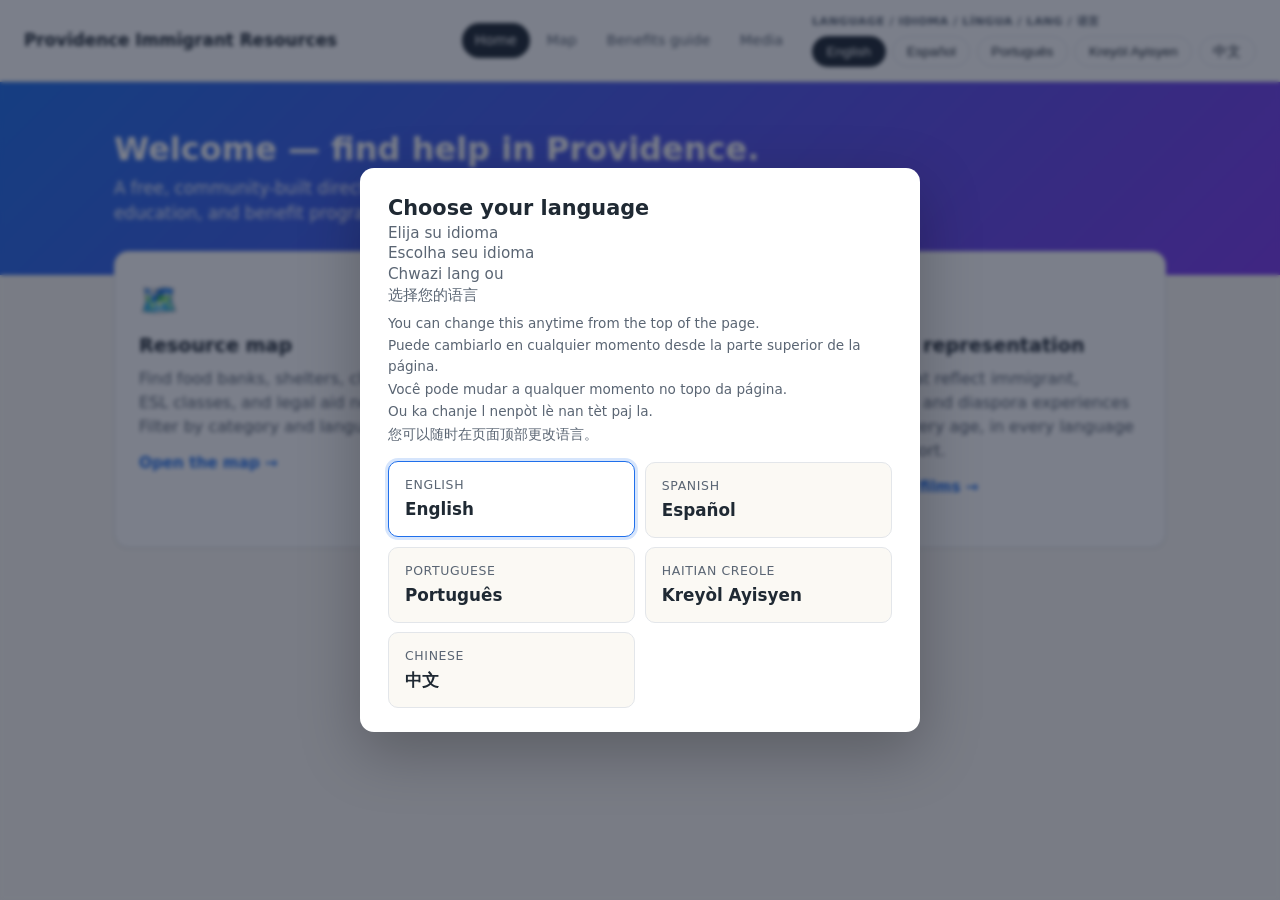
<file: index.html>
<!DOCTYPE html>
<html lang="en">
<head>
  <meta charset="UTF-8">
  <meta name="viewport" content="width=device-width, initial-scale=1.0">
  <title>Providence Immigrant Resources</title>
  <meta name="description" content="A community-curated home for resources, maps, and benefit guides for the immigrant community of Providence, Rhode Island.">
  <link rel="stylesheet" href="css/styles.css">
</head>
<body>
  <header class="site-header">
    <div class="site-header__inner">
      <a href="./" class="brand" data-i18n="siteTitle">Providence Immigrant Resources</a>
      <nav class="site-nav" aria-label="Primary">
        <a href="./" class="active" data-i18n="navHome">Home</a>
        <a href="map/" data-i18n="navMap">Map</a>
        <a href="benefits/" data-i18n="navBenefits">Benefits guide</a>
        <a href="media/" data-i18n="navMedia">Media</a>
      </nav>
      <div class="lang-switch" role="group" aria-labelledby="lang-label">
        <span id="lang-label" class="lang-label">Language / Idioma / Língua / Lang / 语言</span>
        <div class="lang-switch__buttons">
          <button data-lang="en" class="active">English</button>
          <button data-lang="es">Español</button>
          <button data-lang="pt">Português</button>
          <button data-lang="ht">Kreyòl Ayisyen</button>
          <button data-lang="zh">中文</button>
        </div>
      </div>
    </div>
  </header>

  <section class="hero">
    <div class="hero__inner">
      <h1 data-i18n="homeHeroTitle">Welcome — find help in Providence.</h1>
      <p data-i18n="homeHeroSubtitle">A free, community-built directory of food, housing, healthcare, legal aid, education, and benefit programs — translated for our neighbors.</p>
    </div>
  </section>

  <main class="home-grid">
    <a class="home-card" href="map/">
      <div class="home-card__icon" aria-hidden="true">🗺️</div>
      <h2 data-i18n="homeMapTitle">Resource map</h2>
      <p data-i18n="homeMapBody">Find food banks, shelters, clinics, ESL classes, and legal aid near you. Filter by category and language.</p>
      <span class="home-card__cta" data-i18n="homeMapCta">Open the map →</span>
    </a>

    <a class="home-card" href="benefits/">
      <div class="home-card__icon" aria-hidden="true">📘</div>
      <h2 data-i18n="homeBenefitsTitle">Benefits guide</h2>
      <p data-i18n="homeBenefitsBody">Plain-language overviews of SNAP, Medicaid, Medicare, LIHEAP, WIC, and more — with notes on what's available regardless of immigration status.</p>
      <span class="home-card__cta" data-i18n="homeBenefitsCta">Read the guide →</span>
    </a>

    <a class="home-card" href="media/">
      <div class="home-card__icon" aria-hidden="true">🎬</div>
      <h2 data-i18n="homeMediaTitle">Media representation</h2>
      <p data-i18n="homeMediaBody">Films that reflect immigrant, refugee, and diaspora experiences — for every age, in every language we support.</p>
      <span class="home-card__cta" data-i18n="homeMediaCta">Browse films →</span>
    </a>
  </main>

  <footer class="site-footer">
    <p data-i18n="homeFooter">A volunteer project by Luke. Submit corrections or new resources via the GitHub repository.</p>
  </footer>

  <!-- Welcome language picker modal (homepage only) -->
  <div id="lang-modal" class="lang-modal" role="dialog" aria-modal="true" aria-labelledby="lang-modal-title" hidden>
    <div class="lang-modal__backdrop"></div>
    <div class="lang-modal__card" role="document">
      <h2 id="lang-modal-title" class="lang-modal__title">
        <span lang="en">Choose your language</span>
        <span lang="es">Elija su idioma</span>
        <span lang="pt">Escolha seu idioma</span>
        <span lang="ht">Chwazi lang ou</span>
        <span lang="zh">选择您的语言</span>
      </h2>
      <p class="lang-modal__subtitle">
        <span lang="en">You can change this anytime from the top of the page.</span>
        <span lang="es">Puede cambiarlo en cualquier momento desde la parte superior de la página.</span>
        <span lang="pt">Você pode mudar a qualquer momento no topo da página.</span>
        <span lang="ht">Ou ka chanje l nenpòt lè nan tèt paj la.</span>
        <span lang="zh">您可以随时在页面顶部更改语言。</span>
      </p>
      <div class="lang-modal__buttons">
        <button class="lang-modal__btn" data-lang="en">
          <span class="lang-modal__btn-name">English</span>
          <span class="lang-modal__btn-native">English</span>
        </button>
        <button class="lang-modal__btn" data-lang="es">
          <span class="lang-modal__btn-name">Spanish</span>
          <span class="lang-modal__btn-native">Español</span>
        </button>
        <button class="lang-modal__btn" data-lang="pt">
          <span class="lang-modal__btn-name">Portuguese</span>
          <span class="lang-modal__btn-native">Português</span>
        </button>
        <button class="lang-modal__btn" data-lang="ht">
          <span class="lang-modal__btn-name">Haitian Creole</span>
          <span class="lang-modal__btn-native">Kreyòl Ayisyen</span>
        </button>
        <button class="lang-modal__btn" data-lang="zh">
          <span class="lang-modal__btn-name">Chinese</span>
          <span class="lang-modal__btn-native">中文</span>
        </button>
      </div>
    </div>
  </div>

  <script src="js/translations.js"></script>
  <script>
    // Tiny standalone i18n for the homepage
    (function () {
      const KEY = "providence-resources-lang";
      const SUPPORTED = ["en", "es", "pt", "ht", "zh"];

      function getStoredLang() {
        const stored = localStorage.getItem(KEY);
        return stored && SUPPORTED.includes(stored) ? stored : null;
      }

      function defaultLang() {
        const nav = (navigator.language || "en").slice(0, 2);
        return SUPPORTED.includes(nav) ? nav : "en";
      }

      function applyLang(lang, persist) {
        if (!SUPPORTED.includes(lang)) return;
        if (persist) localStorage.setItem(KEY, lang);
        document.documentElement.lang = lang;
        const dict = window.TRANSLATIONS[lang] || window.TRANSLATIONS.en;
        document.title = dict.siteTitle || "Providence Immigrant Resources";
        document.querySelectorAll("[data-i18n]").forEach(el => {
          const k = el.dataset.i18n;
          el.textContent = dict[k] ?? window.TRANSLATIONS.en[k] ?? el.textContent;
        });
        document.querySelectorAll(".lang-switch button").forEach(b => {
          b.classList.toggle("active", b.dataset.lang === lang);
        });
      }

      function showModal() {
        const modal = document.getElementById("lang-modal");
        modal.hidden = false;
        document.body.classList.add("modal-open");
        // Move focus into the modal for keyboard/screen-reader users
        const first = modal.querySelector(".lang-modal__btn");
        if (first) first.focus();
      }

      function hideModal() {
        const modal = document.getElementById("lang-modal");
        modal.hidden = true;
        document.body.classList.remove("modal-open");
      }

      document.addEventListener("DOMContentLoaded", () => {
        // Header switcher
        document.querySelectorAll(".lang-switch button").forEach(b => {
          b.addEventListener("click", () => applyLang(b.dataset.lang, true));
        });

        // Modal buttons
        document.querySelectorAll(".lang-modal__btn").forEach(b => {
          b.addEventListener("click", () => {
            applyLang(b.dataset.lang, true);
            hideModal();
          });
        });

        // Render the page in the stored or auto-detected language right away
        const stored = getStoredLang();
        applyLang(stored || defaultLang(), false);

        // If no choice has been saved yet, prompt the user
        if (!stored) showModal();
      });
    })();
  </script>
</body>
</html>
</file>
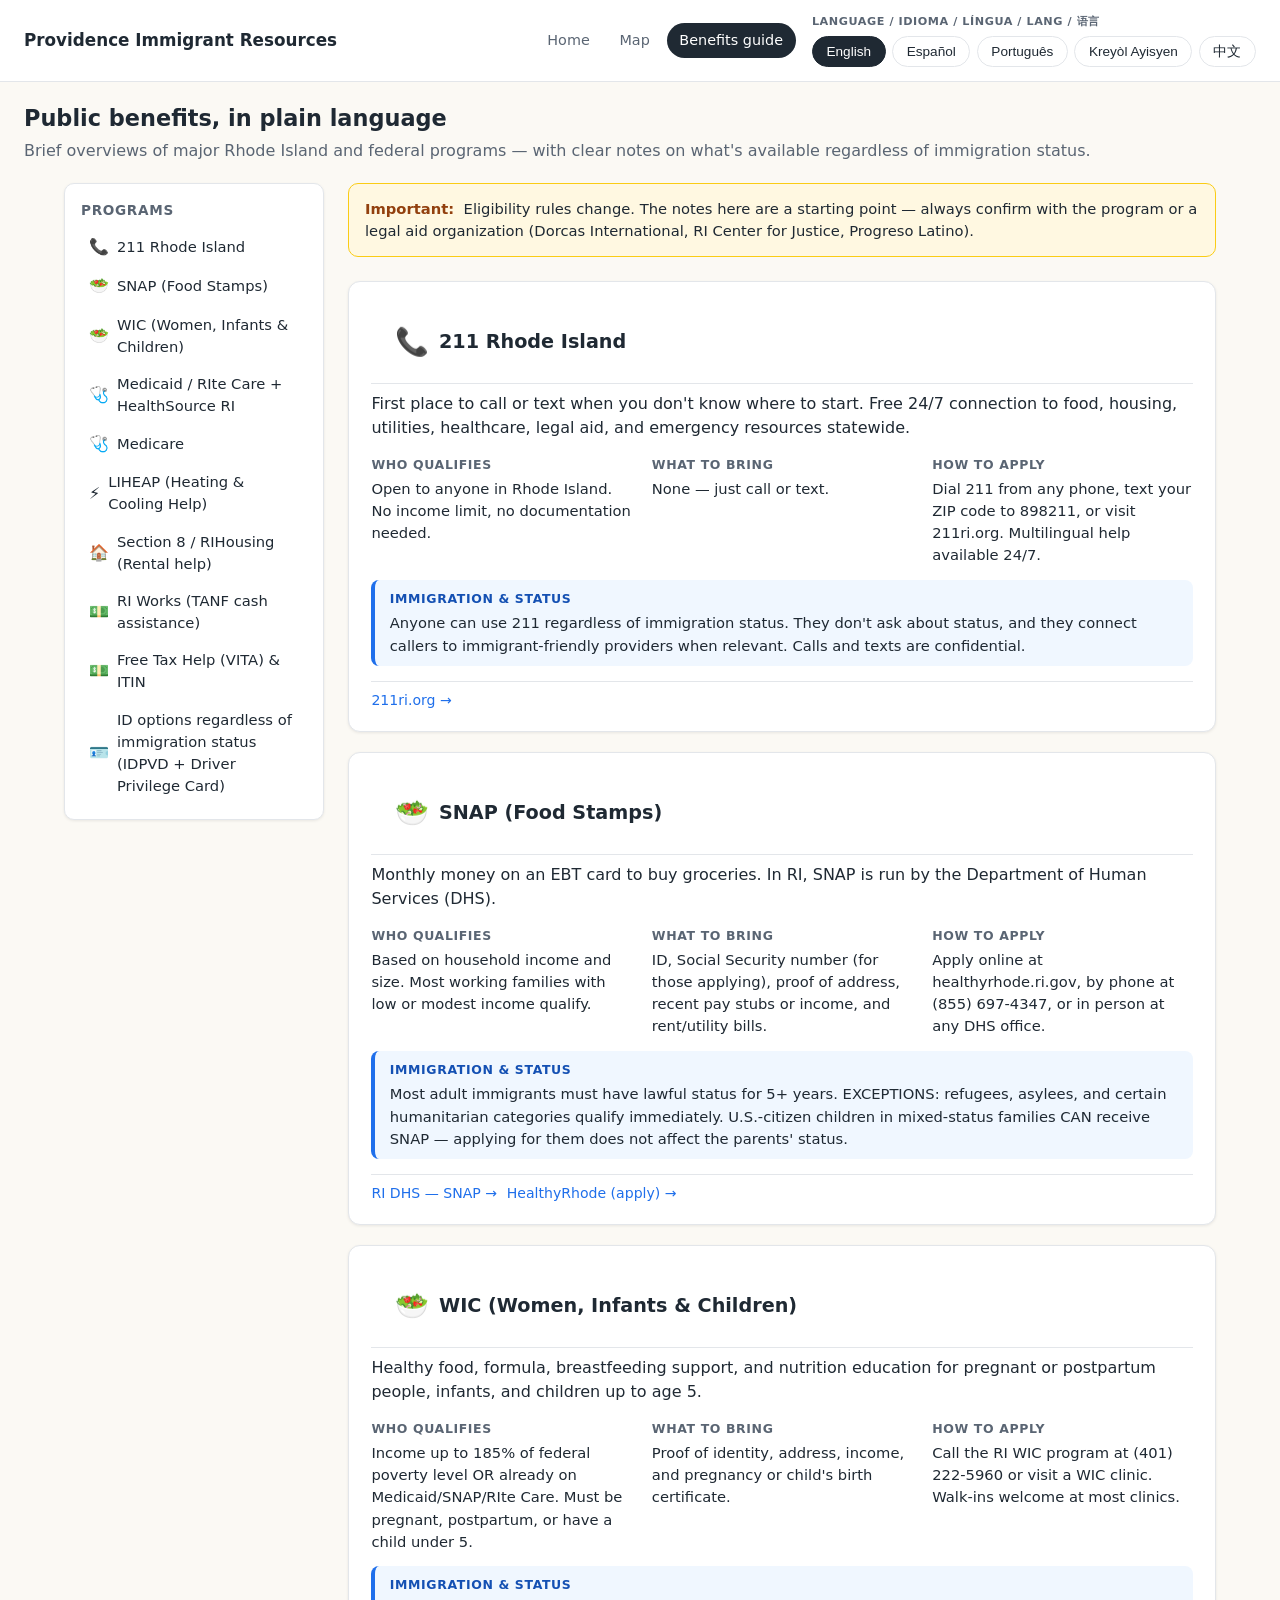
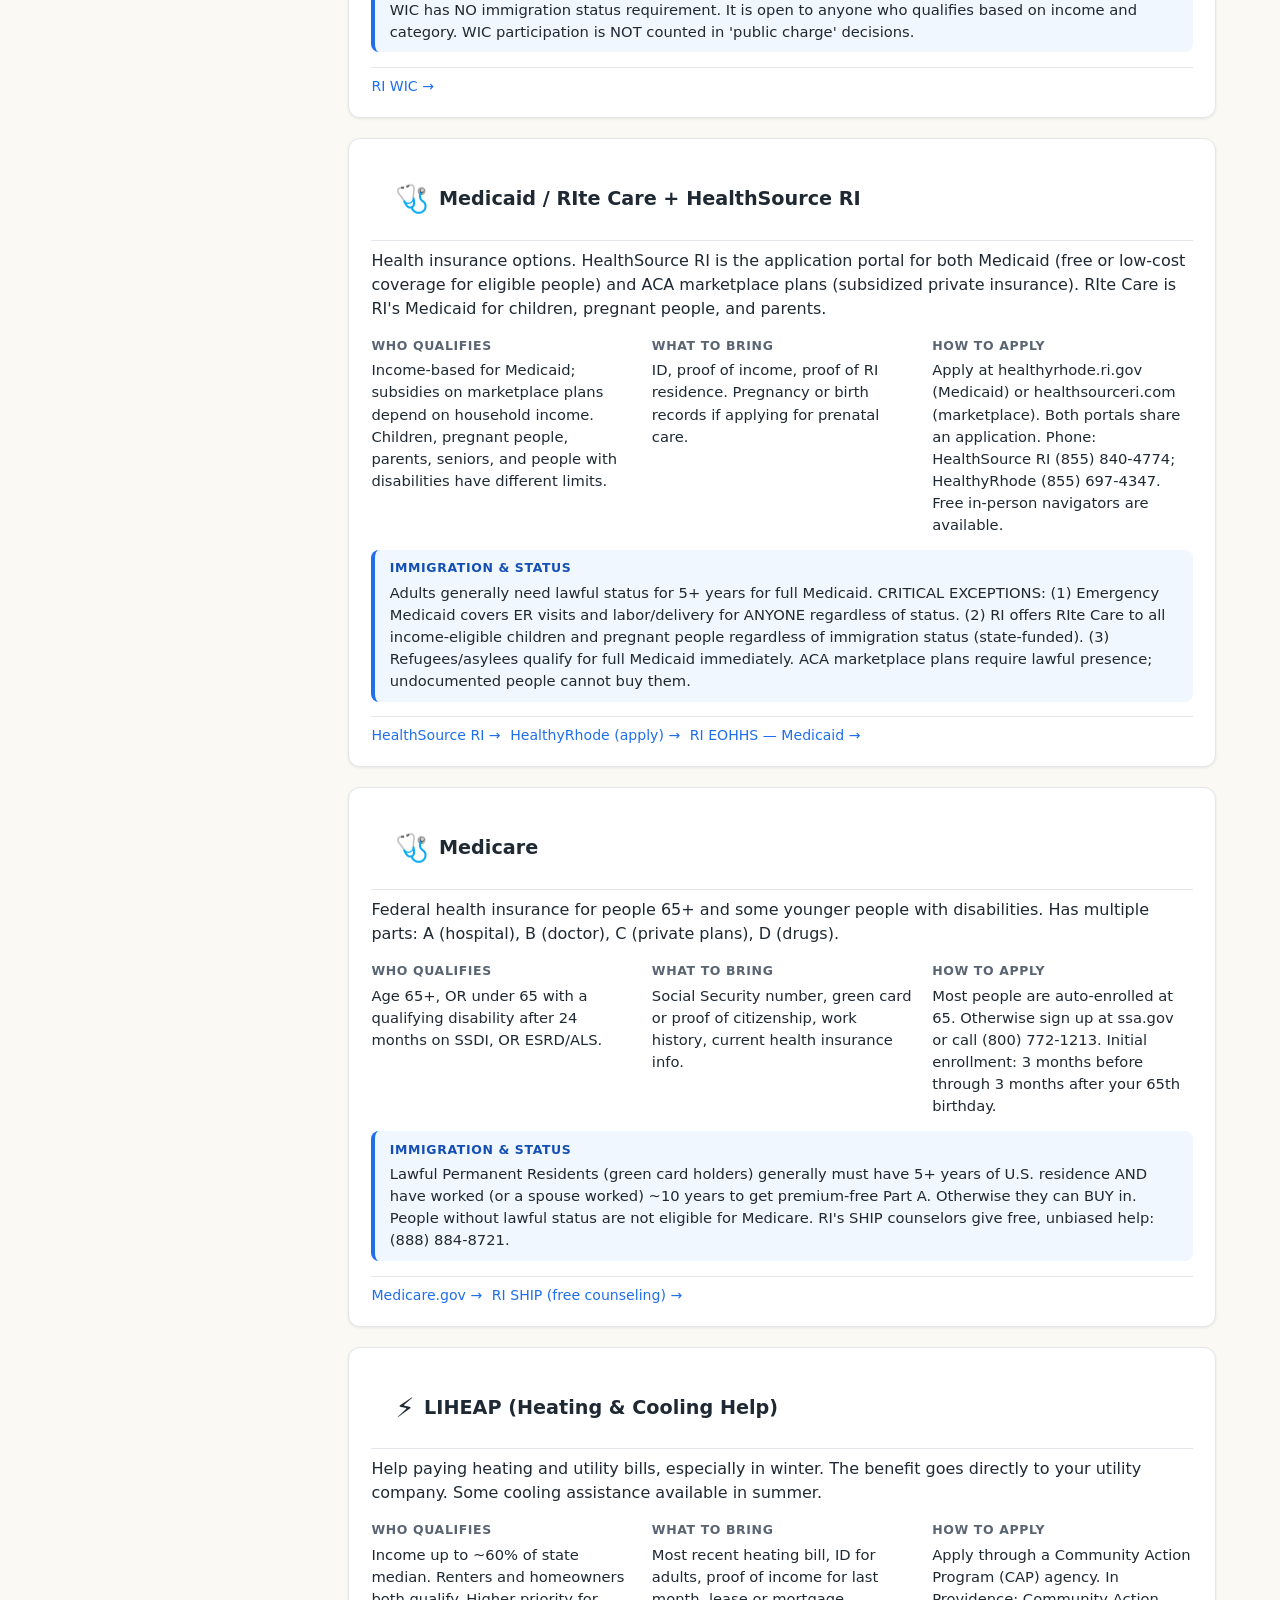
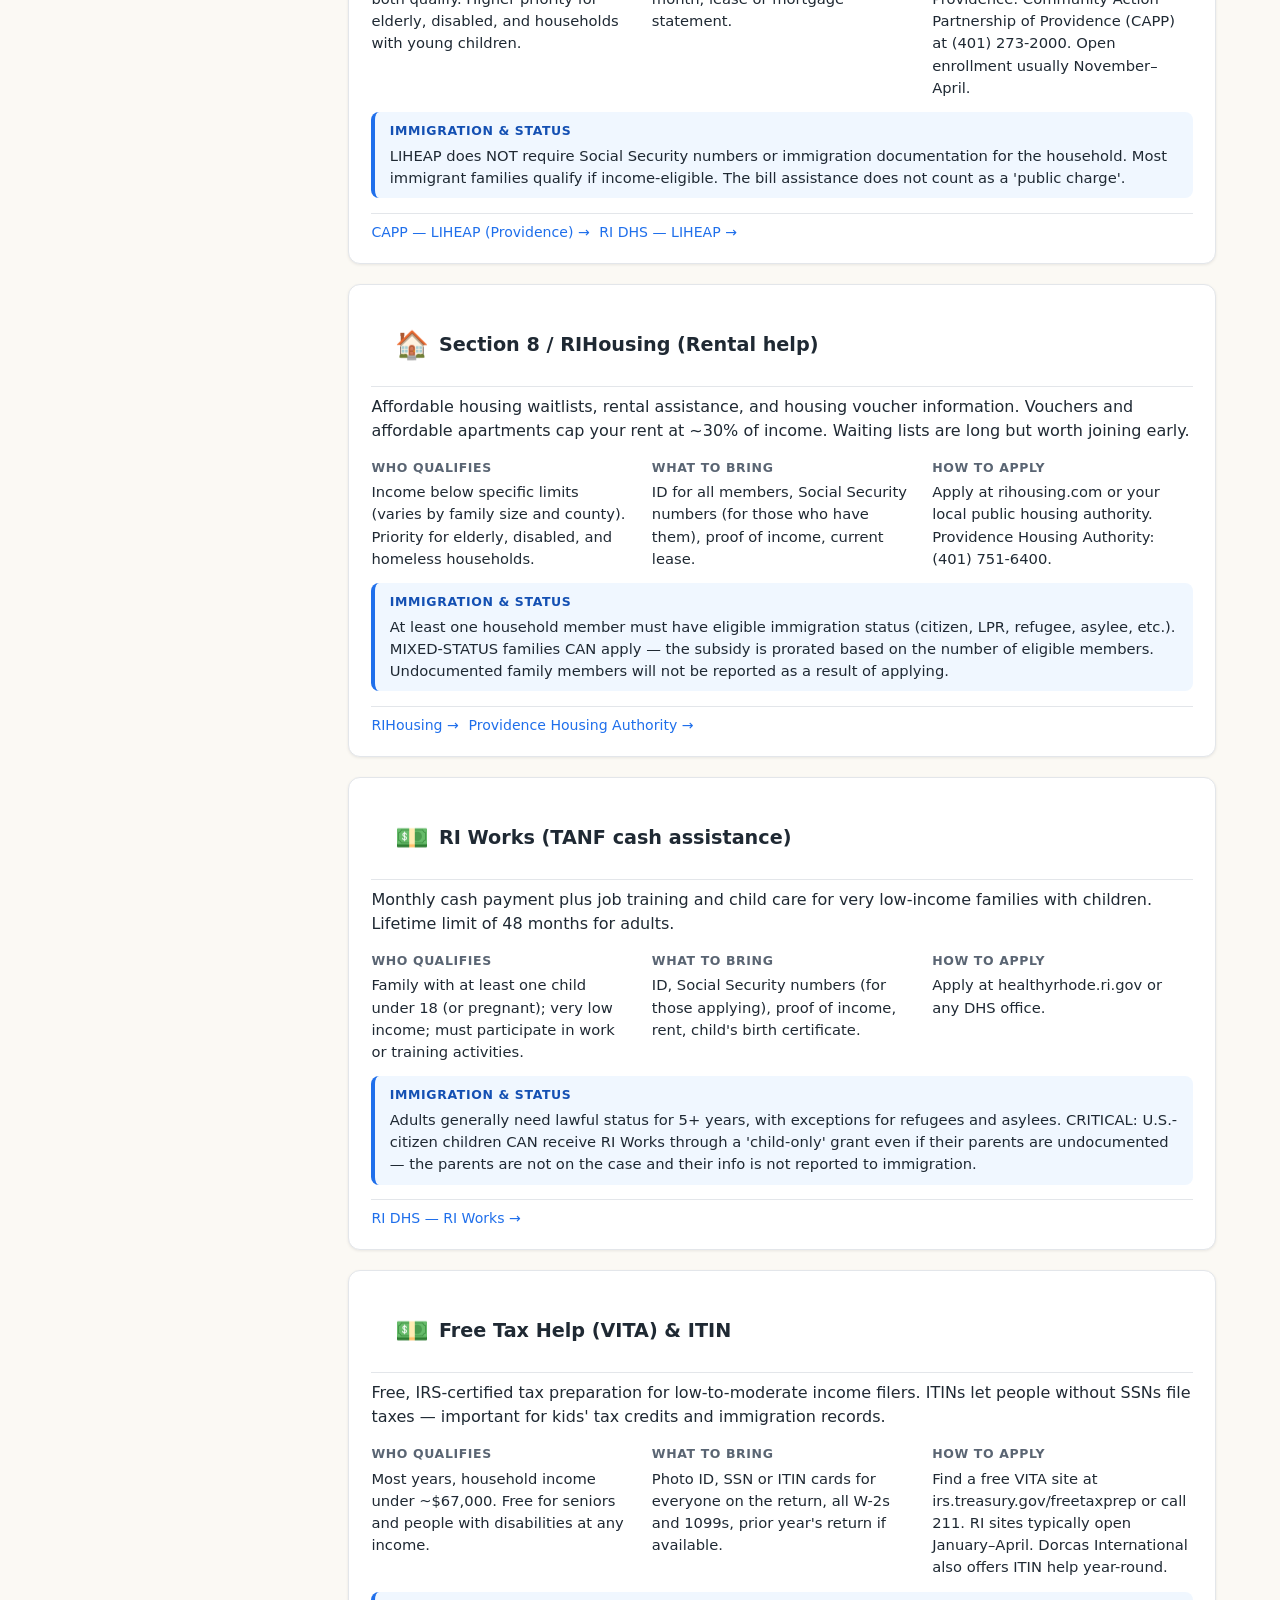
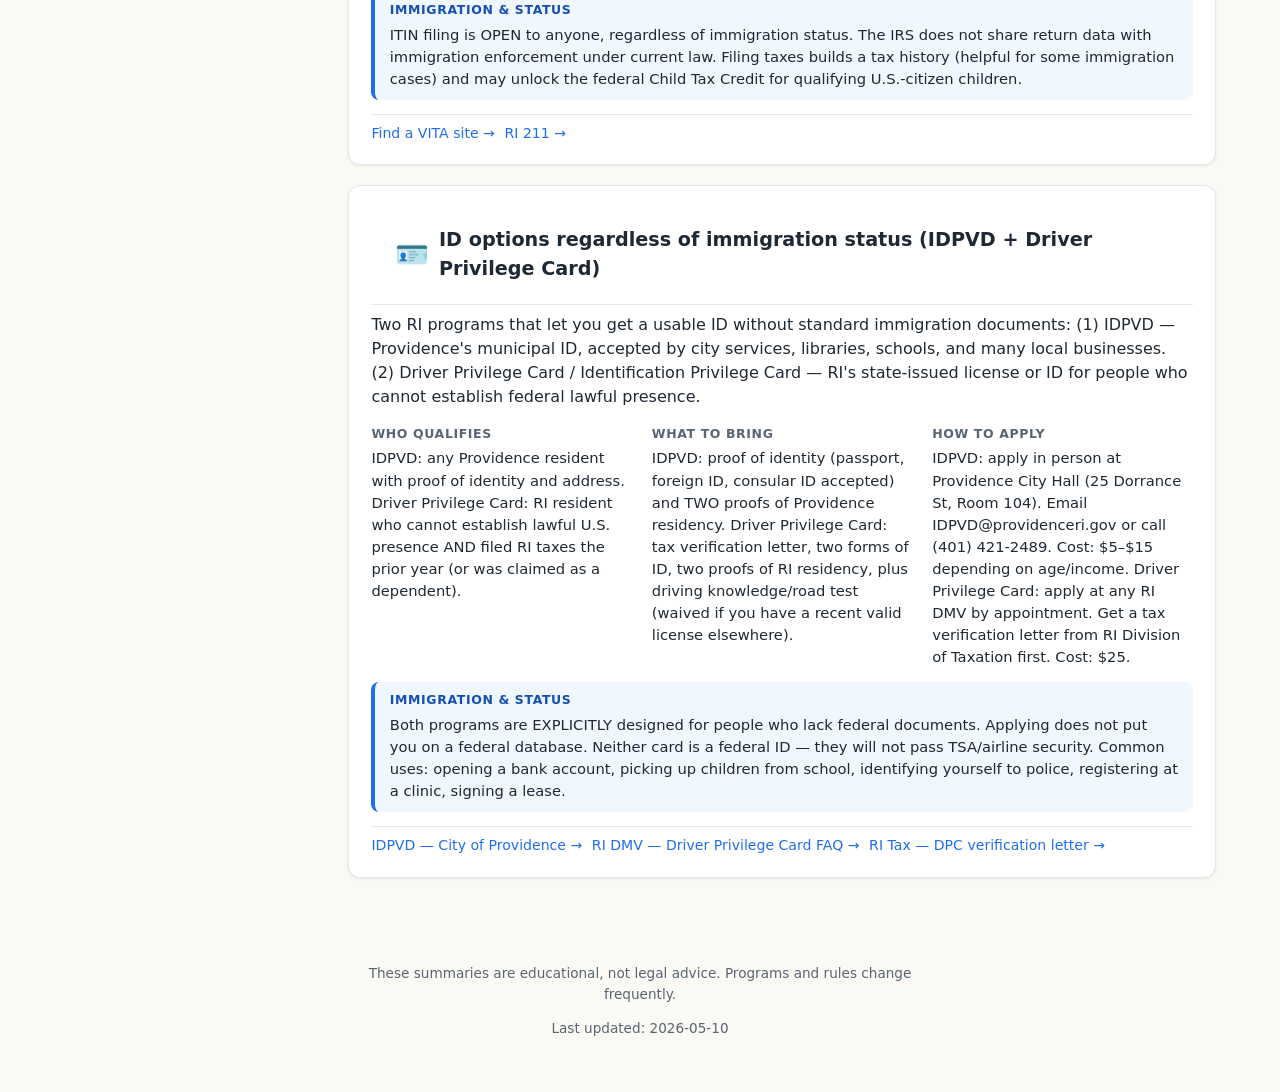
<file: benefits/index.html>
<!DOCTYPE html>
<html lang="en">
<head>
  <meta charset="UTF-8">
  <meta name="viewport" content="width=device-width, initial-scale=1.0">
  <title>Benefits Guide — Providence Immigrant Resources</title>
  <meta name="description" content="Plain-language guides to SNAP, Medicaid/RIte Care, Medicare, LIHEAP, WIC, RI Works, Section 8, and free tax help — with immigration eligibility notes.">
  <link rel="stylesheet" href="../css/styles.css">
</head>
<body>
  <header class="site-header">
    <div class="site-header__inner">
      <a href="../" class="brand" data-i18n="siteTitle">Providence Immigrant Resources</a>
      <nav class="site-nav" aria-label="Primary">
        <a href="../" data-i18n="navHome">Home</a>
        <a href="../map/" data-i18n="navMap">Map</a>
        <a href="./" class="active" data-i18n="navBenefits">Benefits guide</a>
      </nav>
      <div class="lang-switch" role="group" aria-labelledby="lang-label">
        <span id="lang-label" class="lang-label">Language / Idioma / Língua / Lang / 语言</span>
        <div class="lang-switch__buttons">
          <button data-lang="en" class="active">English</button>
          <button data-lang="es">Español</button>
          <button data-lang="pt">Português</button>
          <button data-lang="ht">Kreyòl Ayisyen</button>
          <button data-lang="zh">中文</button>
        </div>
      </div>
    </div>
  </header>

  <section class="page-intro">
    <h1 data-i18n="benefitsPageTitle">Public benefits, in plain language</h1>
    <p data-i18n="benefitsPageTagline">Brief overviews of major Rhode Island and federal programs — with clear notes on what's available regardless of immigration status.</p>
  </section>

  <main class="benefits-layout">
    <aside class="benefits-toc panel" aria-label="Programs">
      <h2 data-i18n="benefitsContents">Programs</h2>
      <nav id="toc"></nav>
    </aside>

    <section class="benefits-content">
      <div class="callout">
        <strong data-i18n="benefitsCalloutTitle">Important:</strong>
        <span data-i18n="benefitsCalloutBody">Eligibility rules change. The notes here are a starting point — always confirm with the program or a legal aid organization (Dorcas International, RI Center for Justice, Progreso Latino).</span>
      </div>

      <div id="programs"></div>
    </section>
  </main>

  <footer class="site-footer">
    <p data-i18n="benefitsDisclaimer">These summaries are educational, not legal advice. Programs and rules change frequently.</p>
    <p><span data-i18n="lastUpdated">Last updated</span>: <span id="last-updated">—</span></p>
  </footer>

  <script src="../js/translations.js"></script>
  <script src="../js/benefits.js"></script>
</body>
</html>
</file>
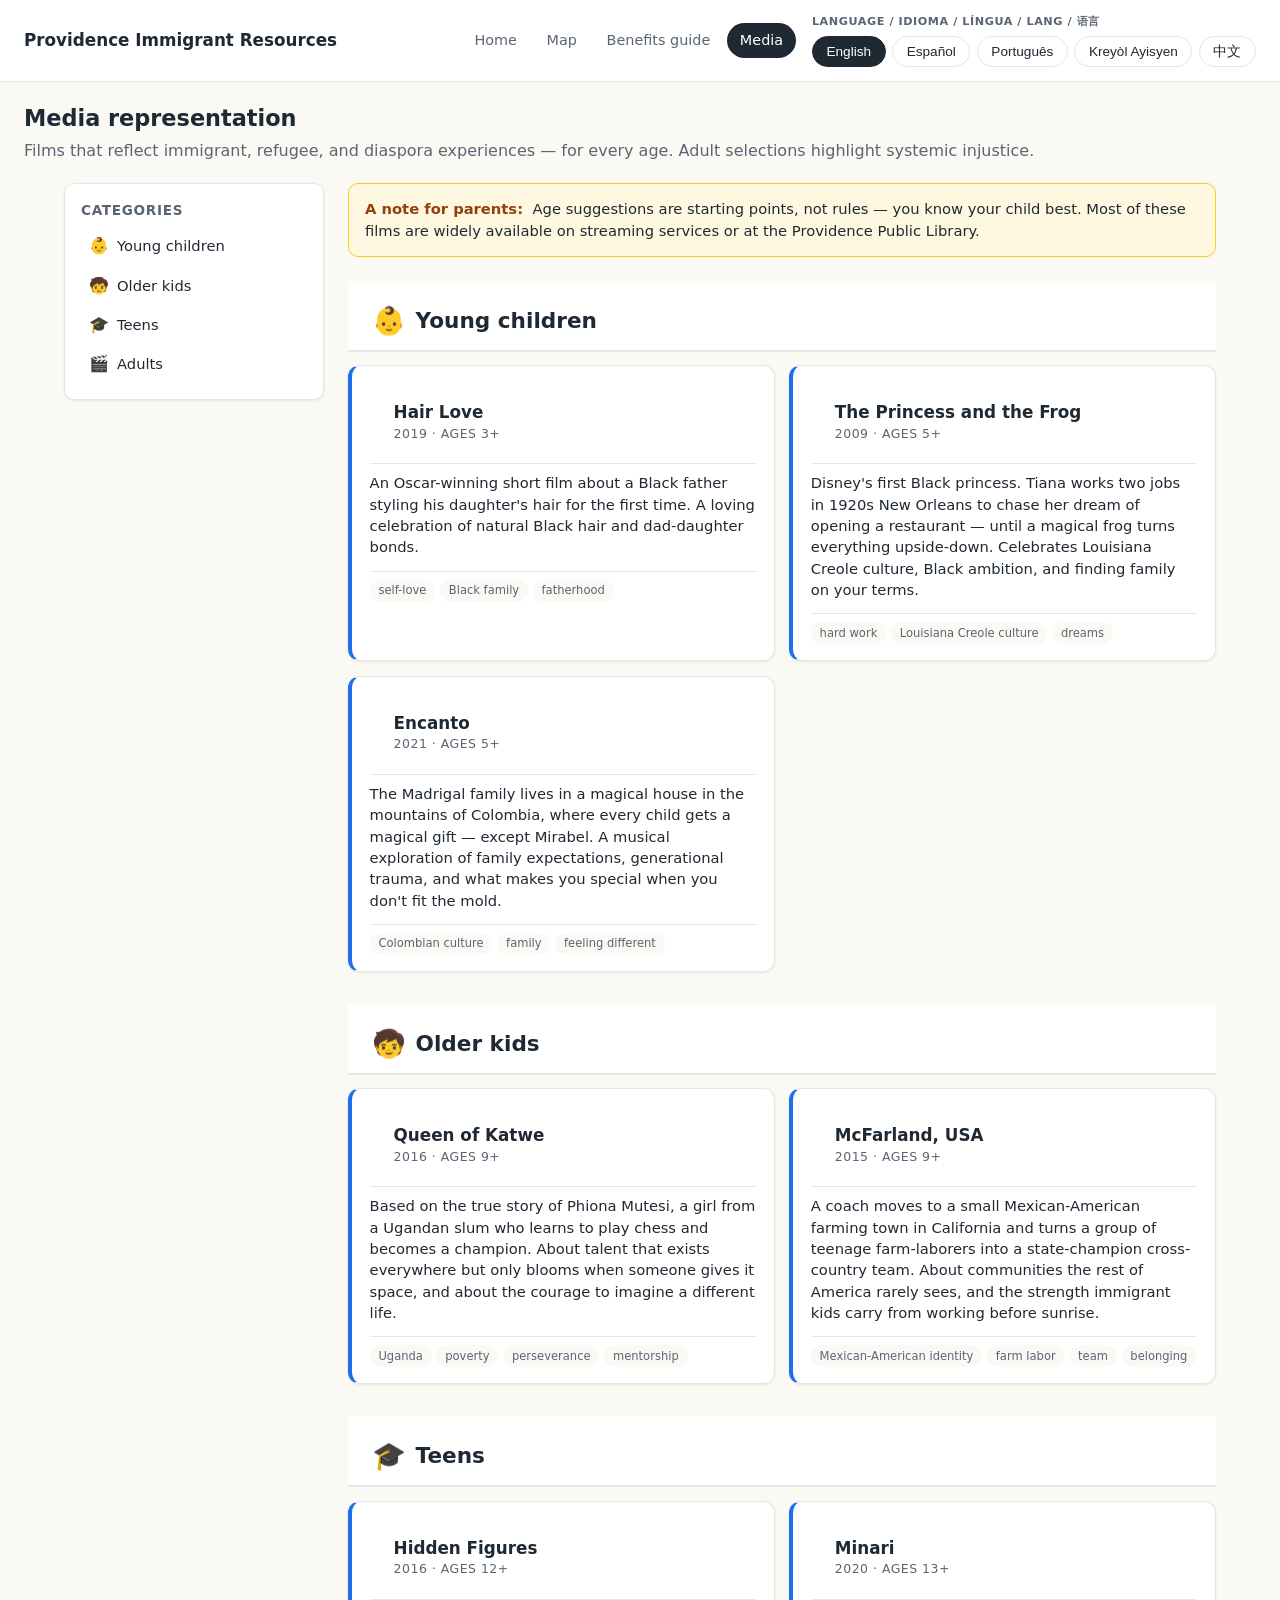
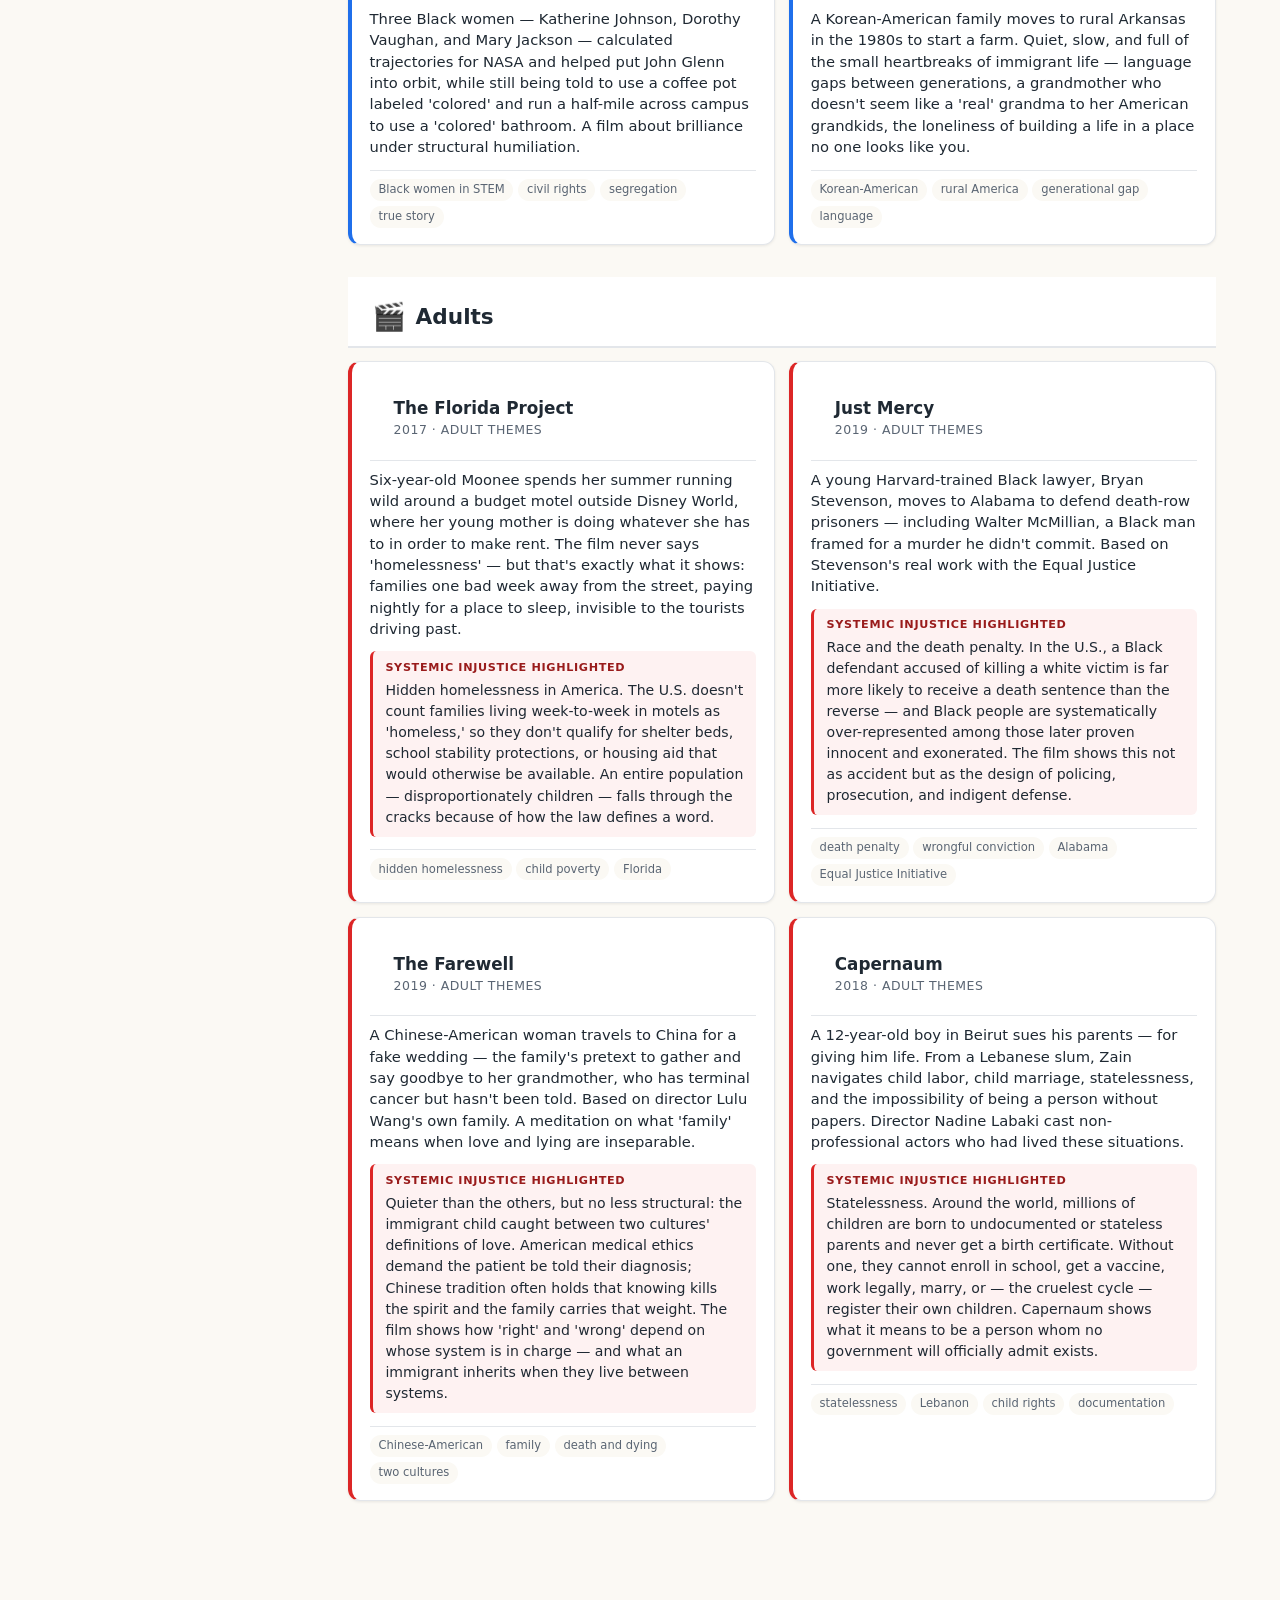
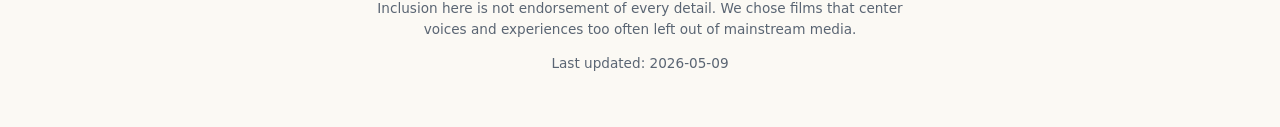
<file: media/index.html>
<!DOCTYPE html>
<html lang="en">
<head>
  <meta charset="UTF-8">
  <meta name="viewport" content="width=device-width, initial-scale=1.0">
  <title>Media Representation — Providence Immigrant Resources</title>
  <meta name="description" content="Films that reflect immigrant, refugee, and diaspora experiences — organized for young children, older kids, teens, and adults. Adult selections highlight systemic injustice.">
  <link rel="stylesheet" href="../css/styles.css">
</head>
<body>
  <header class="site-header">
    <div class="site-header__inner">
      <a href="../" class="brand" data-i18n="siteTitle">Providence Immigrant Resources</a>
      <nav class="site-nav" aria-label="Primary">
        <a href="../" data-i18n="navHome">Home</a>
        <a href="../map/" data-i18n="navMap">Map</a>
        <a href="../benefits/" data-i18n="navBenefits">Benefits guide</a>
        <a href="./" class="active" data-i18n="navMedia">Media</a>
      </nav>
      <div class="lang-switch" role="group" aria-labelledby="lang-label">
        <span id="lang-label" class="lang-label">Language / Idioma / Língua / Lang / 语言</span>
        <div class="lang-switch__buttons">
          <button data-lang="en" class="active">English</button>
          <button data-lang="es">Español</button>
          <button data-lang="pt">Português</button>
          <button data-lang="ht">Kreyòl Ayisyen</button>
          <button data-lang="zh">中文</button>
        </div>
      </div>
    </div>
  </header>

  <section class="page-intro">
    <h1 data-i18n="mediaPageTitle">Media representation</h1>
    <p data-i18n="mediaPageTagline">Films that reflect immigrant, refugee, and diaspora experiences — for every age. Adult selections highlight systemic injustice.</p>
  </section>

  <main class="benefits-layout">
    <aside class="benefits-toc panel" aria-label="Categories">
      <h2 data-i18n="mediaContents">Categories</h2>
      <nav id="media-toc"></nav>
    </aside>

    <section class="benefits-content">
      <div class="callout">
        <strong data-i18n="mediaCalloutTitle">A note for parents:</strong>
        <span data-i18n="mediaCalloutBody">Age suggestions are starting points, not rules — you know your child best. Most of these films are widely available on streaming services or at the Providence Public Library.</span>
      </div>

      <div id="media-content"></div>
    </section>
  </main>

  <footer class="site-footer">
    <p data-i18n="mediaDisclaimer">Inclusion here is not endorsement of every detail. We chose films that center voices and experiences too often left out of mainstream media.</p>
    <p><span data-i18n="lastUpdated">Last updated</span>: <span id="last-updated">—</span></p>
  </footer>

  <script src="../js/translations.js"></script>
  <script src="../js/media.js"></script>
</body>
</html>
</file>
<file: css/styles.css>
:root {
  --bg: #fbf9f4;
  --surface: #ffffff;
  --ink: #1f2933;
  --muted: #5a6573;
  --accent: #1f6feb;
  --accent-dark: #1450b3;
  --border: #e3e6ea;
  --food: #d97706;
  --housing: #2563eb;
  --legal: #7c3aed;
  --health: #dc2626;
  --education: #059669;
  --employment: #0891b2;
  --cultural: #be185d;
  --shadow: 0 1px 3px rgba(0, 0, 0, 0.08);
  --radius: 10px;
  font-family: system-ui, -apple-system, "Segoe UI", Roboto, "Helvetica Neue", Arial, sans-serif;
}

* { box-sizing: border-box; }

body {
  margin: 0;
  background: var(--bg);
  color: var(--ink);
  line-height: 1.5;
}

header {
  background: var(--surface);
  border-bottom: 1px solid var(--border);
  padding: 1.25rem 1.5rem;
}

header h1 {
  margin: 0 0 0.25rem;
  font-size: 1.5rem;
}

header p {
  margin: 0;
  color: var(--muted);
  max-width: 60ch;
}

.lang-switch {
  display: flex;
  gap: 0.4rem;
  margin-top: 0.75rem;
  flex-wrap: wrap;
}

.lang-switch button {
  background: transparent;
  border: 1px solid var(--border);
  border-radius: 999px;
  padding: 0.3rem 0.85rem;
  font-size: 0.85rem;
  cursor: pointer;
  color: var(--ink);
}

.lang-switch button.active {
  background: var(--ink);
  color: white;
  border-color: var(--ink);
}

main {
  display: grid;
  grid-template-columns: minmax(280px, 360px) 1fr;
  gap: 1rem;
  padding: 1rem 1.5rem 2rem;
  max-width: 1400px;
  margin: 0 auto;
}

@media (max-width: 880px) {
  main { grid-template-columns: 1fr; }
  #map { height: 60vh; }
}

.sidebar {
  display: flex;
  flex-direction: column;
  gap: 1rem;
  min-width: 0;
}

.panel {
  background: var(--surface);
  border: 1px solid var(--border);
  border-radius: var(--radius);
  padding: 1rem;
  box-shadow: var(--shadow);
}

.panel h2 {
  margin: 0 0 0.6rem;
  font-size: 0.95rem;
  text-transform: uppercase;
  letter-spacing: 0.05em;
  color: var(--muted);
}

.search-input {
  width: 100%;
  padding: 0.55rem 0.75rem;
  font-size: 0.95rem;
  border: 1px solid var(--border);
  border-radius: 8px;
  background: var(--bg);
}

.filters {
  display: flex;
  flex-wrap: wrap;
  gap: 0.4rem;
}

.filter-btn {
  background: var(--bg);
  border: 1px solid var(--border);
  border-radius: 999px;
  padding: 0.35rem 0.85rem;
  font-size: 0.85rem;
  cursor: pointer;
  color: var(--ink);
}

.filter-btn.active {
  background: var(--accent);
  color: white;
  border-color: var(--accent);
}

.resource-list {
  display: flex;
  flex-direction: column;
  gap: 0.6rem;
  max-height: 60vh;
  overflow-y: auto;
  padding-right: 0.25rem;
}

.resource-card {
  background: var(--surface);
  border: 1px solid var(--border);
  border-left: 4px solid var(--muted);
  border-radius: 8px;
  padding: 0.75rem 0.9rem;
  cursor: pointer;
  transition: transform 0.05s ease, box-shadow 0.1s ease;
}

.resource-card:hover {
  transform: translateY(-1px);
  box-shadow: var(--shadow);
}

.resource-card[data-cat="food"]       { border-left-color: var(--food); }
.resource-card[data-cat="housing"]    { border-left-color: var(--housing); }
.resource-card[data-cat="legal"]      { border-left-color: var(--legal); }
.resource-card[data-cat="health"]     { border-left-color: var(--health); }
.resource-card[data-cat="education"]  { border-left-color: var(--education); }
.resource-card[data-cat="employment"] { border-left-color: var(--employment); }
.resource-card[data-cat="cultural"]   { border-left-color: var(--cultural); }

.resource-card h3 {
  margin: 0 0 0.2rem;
  font-size: 1rem;
}

.resource-card .meta {
  font-size: 0.8rem;
  color: var(--muted);
}

.cat-pill {
  display: inline-block;
  font-size: 0.7rem;
  text-transform: uppercase;
  letter-spacing: 0.04em;
  padding: 0.1rem 0.5rem;
  border-radius: 999px;
  color: white;
  margin-right: 0.4rem;
}

.cat-pill[data-cat="food"]       { background: var(--food); }
.cat-pill[data-cat="housing"]    { background: var(--housing); }
.cat-pill[data-cat="legal"]      { background: var(--legal); }
.cat-pill[data-cat="health"]     { background: var(--health); }
.cat-pill[data-cat="education"]  { background: var(--education); }
.cat-pill[data-cat="employment"] { background: var(--employment); }
.cat-pill[data-cat="cultural"]   { background: var(--cultural); }

#map {
  height: 78vh;
  border-radius: var(--radius);
  border: 1px solid var(--border);
  box-shadow: var(--shadow);
}

.popup-content h3 { margin: 0 0 0.25rem; font-size: 1rem; }
.popup-content p  { margin: 0.15rem 0; font-size: 0.85rem; color: var(--ink); }
.popup-content a  { color: var(--accent); text-decoration: none; }
.popup-content a:hover { text-decoration: underline; }
.popup-actions { margin-top: 0.5rem; display: flex; gap: 0.5rem; flex-wrap: wrap; }
.popup-actions a {
  display: inline-block;
  padding: 0.3rem 0.6rem;
  background: var(--accent);
  color: white;
  border-radius: 6px;
  font-size: 0.8rem;
}
.popup-actions a.secondary { background: var(--ink); }

footer {
  padding: 1rem 1.5rem 2rem;
  text-align: center;
  color: var(--muted);
  font-size: 0.85rem;
  max-width: 70ch;
  margin: 0 auto;
}

/* ============================================================
   Multi-page additions: shared header, homepage, benefits page
   ============================================================ */

/* Replace original header rules with shared site-header */
header.site-header {
  background: var(--surface);
  border-bottom: 1px solid var(--border);
  padding: 0;
}
.site-header__inner {
  display: flex;
  align-items: center;
  gap: 1rem;
  flex-wrap: wrap;
  max-width: 1400px;
  margin: 0 auto;
  padding: 0.85rem 1.5rem;
}
.brand {
  font-weight: 700;
  font-size: 1.05rem;
  color: var(--ink);
  text-decoration: none;
  margin-right: auto;
}
.site-nav {
  display: flex;
  gap: 0.25rem;
}
.site-nav a {
  text-decoration: none;
  color: var(--muted);
  padding: 0.4rem 0.8rem;
  border-radius: 999px;
  font-size: 0.9rem;
}
.site-nav a:hover { background: var(--bg); color: var(--ink); }
.site-nav a.active { background: var(--ink); color: white; }

/* Shared page intro band */
.page-intro {
  max-width: 1400px;
  margin: 0 auto;
  padding: 1.25rem 1.5rem 0.25rem;
}
.page-intro h1 { margin: 0 0 0.25rem; font-size: 1.4rem; }
.page-intro p  { margin: 0; color: var(--muted); }

/* Map layout (replaces the old `main` rule for the map page) */
.map-layout {
  display: grid;
  grid-template-columns: minmax(280px, 360px) 1fr;
  gap: 1rem;
  padding: 1rem 1.5rem 2rem;
  max-width: 1400px;
  margin: 0 auto;
}
@media (max-width: 880px) {
  .map-layout { grid-template-columns: 1fr; }
  #map { height: 60vh; }
}

/* Site footer (shared) */
.site-footer {
  padding: 1.25rem 1.5rem 2.5rem;
  text-align: center;
  color: var(--muted);
  font-size: 0.85rem;
  max-width: 70ch;
  margin: 0 auto;
}

/* ----- Homepage ----- */
.hero {
  background: linear-gradient(135deg, #1f6feb 0%, #7c3aed 100%);
  color: white;
}
.hero__inner {
  max-width: 1100px;
  margin: 0 auto;
  padding: 3rem 1.5rem;
}
.hero h1 {
  margin: 0 0 0.5rem;
  font-size: 2rem;
  line-height: 1.2;
}
.hero p {
  margin: 0;
  max-width: 60ch;
  font-size: 1.05rem;
  opacity: 0.95;
}

.home-grid {
  display: grid;
  grid-template-columns: repeat(auto-fit, minmax(280px, 1fr));
  gap: 1rem;
  max-width: 1100px;
  margin: -1.5rem auto 0;
  padding: 0 1.5rem;
}
.home-card {
  display: block;
  text-decoration: none;
  color: var(--ink);
  background: var(--surface);
  border: 1px solid var(--border);
  border-radius: 14px;
  padding: 1.5rem;
  box-shadow: var(--shadow);
  transition: transform 0.08s ease, box-shadow 0.12s ease;
}
.home-card:hover {
  transform: translateY(-2px);
  box-shadow: 0 8px 22px rgba(0, 0, 0, 0.08);
}
.home-card__icon { font-size: 2rem; margin-bottom: 0.5rem; }
.home-card h2    { margin: 0 0 0.4rem; font-size: 1.2rem; }
.home-card p     { margin: 0 0 0.75rem; color: var(--muted); }
.home-card__cta  { color: var(--accent); font-weight: 600; font-size: 0.95rem; }

.home-help {
  max-width: 1100px;
  margin: 2rem auto 0;
  padding: 1.5rem;
  background: var(--surface);
  border: 1px solid var(--border);
  border-radius: 14px;
}
.home-help h2 { margin: 0 0 0.75rem; font-size: 1.1rem; }
.home-help ul { margin: 0; padding-left: 1.2rem; line-height: 1.8; }
.home-help li { color: var(--ink); }
.home-help strong { color: var(--accent-dark); }

/* ----- Benefits page ----- */
.benefits-layout {
  display: grid;
  grid-template-columns: minmax(220px, 260px) 1fr;
  gap: 1.5rem;
  max-width: 1200px;
  margin: 0 auto;
  padding: 1rem 1.5rem 2rem;
}
@media (max-width: 880px) {
  .benefits-layout { grid-template-columns: 1fr; }
}

.benefits-toc {
  position: sticky;
  top: 1rem;
  align-self: start;
  max-height: calc(100vh - 2rem);
  overflow-y: auto;
}
.benefits-toc h2 {
  margin: 0 0 0.5rem;
  font-size: 0.85rem;
  text-transform: uppercase;
  letter-spacing: 0.05em;
  color: var(--muted);
}
.benefits-toc nav { display: flex; flex-direction: column; gap: 0.15rem; }
.toc-link {
  display: flex;
  align-items: center;
  gap: 0.5rem;
  text-decoration: none;
  color: var(--ink);
  padding: 0.4rem 0.5rem;
  border-radius: 8px;
  font-size: 0.92rem;
}
.toc-link:hover { background: var(--bg); }
.toc-icon { font-size: 1rem; }

.callout {
  background: #fff8e1;
  border: 1px solid #facc15;
  border-radius: 10px;
  padding: 0.85rem 1rem;
  margin-bottom: 1.5rem;
  font-size: 0.92rem;
}
.callout strong { color: #92400e; margin-right: 0.3rem; }

.program-card {
  background: var(--surface);
  border: 1px solid var(--border);
  border-radius: 12px;
  padding: 1.25rem 1.4rem;
  margin-bottom: 1.25rem;
  box-shadow: var(--shadow);
  scroll-margin-top: 1rem;
}
.program-card__head {
  display: flex;
  align-items: center;
  gap: 0.6rem;
  margin-bottom: 0.5rem;
}
.program-icon { font-size: 1.7rem; }
.program-card h2 {
  margin: 0;
  font-size: 1.2rem;
}
.program-summary {
  margin: 0 0 1rem;
  color: var(--ink);
  font-size: 1rem;
}
.program-grid {
  display: grid;
  grid-template-columns: repeat(auto-fit, minmax(220px, 1fr));
  gap: 0.85rem 1.25rem;
  margin-bottom: 0.9rem;
}
.program-grid h3 {
  margin: 0 0 0.25rem;
  font-size: 0.78rem;
  text-transform: uppercase;
  letter-spacing: 0.05em;
  color: var(--muted);
}
.program-grid p { margin: 0; font-size: 0.92rem; }

.immigration-note {
  grid-column: 1 / -1;
  background: #f0f7ff;
  border-left: 4px solid var(--accent);
  border-radius: 8px;
  padding: 0.6rem 0.9rem;
}
.immigration-note h3 { color: var(--accent-dark); }

.program-links {
  display: flex;
  flex-wrap: wrap;
  gap: 0.6rem;
  padding-top: 0.5rem;
  border-top: 1px solid var(--border);
}
.program-links a {
  font-size: 0.88rem;
  color: var(--accent);
  text-decoration: none;
}
.program-links a:hover { text-decoration: underline; }

/* ============================================================
   Language label + multilingual button names
   ============================================================ */
.lang-switch {
  display: flex;
  flex-direction: column;
  align-items: flex-start;
  gap: 0.35rem;
  margin-top: 0;
}
.lang-label {
  font-size: 0.7rem;
  letter-spacing: 0.05em;
  text-transform: uppercase;
  color: var(--muted);
  font-weight: 600;
}
.lang-switch__buttons {
  display: flex;
  gap: 0.4rem;
  flex-wrap: wrap;
}
.lang-switch__buttons button {
  background: transparent;
  border: 1px solid var(--border);
  border-radius: 999px;
  padding: 0.35rem 0.85rem;
  font-size: 0.85rem;
  cursor: pointer;
  color: var(--ink);
  white-space: nowrap;
}
.lang-switch__buttons button.active {
  background: var(--ink);
  color: white;
  border-color: var(--ink);
}

/* Make sure the header still wraps cleanly when the lang switcher gets bigger */
.site-header__inner { row-gap: 0.6rem; }

/* ============================================================
   Welcome language picker modal
   ============================================================ */
body.modal-open { overflow: hidden; }

.lang-modal {
  position: fixed;
  inset: 0;
  z-index: 1000;
  display: flex;
  align-items: center;
  justify-content: center;
  padding: 1rem;
}
.lang-modal[hidden] { display: none; }

.lang-modal__backdrop {
  position: absolute;
  inset: 0;
  background: rgba(15, 23, 42, 0.55);
  backdrop-filter: blur(2px);
}

.lang-modal__card {
  position: relative;
  background: var(--surface);
  border-radius: 14px;
  box-shadow: 0 20px 60px rgba(0, 0, 0, 0.25);
  padding: 1.75rem 1.75rem 1.5rem;
  max-width: 560px;
  width: 100%;
  z-index: 1;
  animation: lang-modal-pop 0.2s ease-out;
}

@keyframes lang-modal-pop {
  from { transform: translateY(8px) scale(0.98); opacity: 0; }
  to   { transform: translateY(0) scale(1); opacity: 1; }
}

.lang-modal__title {
  margin: 0 0 0.4rem;
  font-size: 1.15rem;
  display: flex;
  flex-direction: column;
  gap: 0.1rem;
}
.lang-modal__title span { line-height: 1.25; }
.lang-modal__title span[lang="en"] { color: var(--ink); font-weight: 700; font-size: 1.3rem; }
.lang-modal__title span:not([lang="en"]) {
  color: var(--muted);
  font-size: 0.95rem;
  font-weight: 500;
}

.lang-modal__subtitle {
  margin: 0.5rem 0 1.1rem;
  color: var(--muted);
  font-size: 0.85rem;
  display: flex;
  flex-direction: column;
  gap: 0.15rem;
}

.lang-modal__buttons {
  display: grid;
  grid-template-columns: repeat(2, 1fr);
  gap: 0.6rem;
}
@media (max-width: 480px) {
  .lang-modal__buttons { grid-template-columns: 1fr; }
}

.lang-modal__btn {
  display: flex;
  flex-direction: column;
  align-items: flex-start;
  gap: 0.15rem;
  padding: 0.85rem 1rem;
  background: var(--bg);
  border: 1px solid var(--border);
  border-radius: 10px;
  cursor: pointer;
  font: inherit;
  color: var(--ink);
  text-align: left;
  transition: transform 0.06s ease, border-color 0.1s ease, background 0.1s ease;
}
.lang-modal__btn:hover,
.lang-modal__btn:focus-visible {
  border-color: var(--accent);
  background: white;
  outline: none;
  transform: translateY(-1px);
  box-shadow: 0 0 0 3px rgba(31, 111, 235, 0.18);
}
.lang-modal__btn-name {
  font-size: 0.78rem;
  text-transform: uppercase;
  letter-spacing: 0.05em;
  color: var(--muted);
}
.lang-modal__btn-native {
  font-size: 1.05rem;
  font-weight: 600;
}

/* ============================================================
   Media representation page
   ============================================================ */
.media-category {
  margin-bottom: 2rem;
  scroll-margin-top: 1rem;
}
.media-category__head {
  display: flex;
  align-items: center;
  gap: 0.6rem;
  margin: 0 0 0.85rem;
  padding-bottom: 0.5rem;
  border-bottom: 2px solid var(--border);
}
.media-category__icon {
  font-size: 1.7rem;
}
.media-category h2 {
  margin: 0;
  font-size: 1.35rem;
}

.media-grid {
  display: grid;
  grid-template-columns: repeat(auto-fit, minmax(280px, 1fr));
  gap: 0.9rem;
}

.film-card {
  background: var(--surface);
  border: 1px solid var(--border);
  border-left: 4px solid var(--accent);
  border-radius: 12px;
  padding: 1rem 1.1rem;
  box-shadow: var(--shadow);
  display: flex;
  flex-direction: column;
  gap: 0.5rem;
}
.film-card__head {
  display: flex;
  flex-direction: column;
  gap: 0.1rem;
}
.film-title {
  margin: 0;
  font-size: 1.05rem;
  line-height: 1.25;
}
.film-meta {
  font-size: 0.78rem;
  color: var(--muted);
  text-transform: uppercase;
  letter-spacing: 0.04em;
}
.film-summary {
  margin: 0;
  font-size: 0.92rem;
  line-height: 1.45;
}

.film-injustice {
  background: #fef2f2;
  border-left: 3px solid #dc2626;
  border-radius: 6px;
  padding: 0.55rem 0.8rem;
  margin-top: 0.25rem;
}
.film-injustice h4 {
  margin: 0 0 0.2rem;
  font-size: 0.7rem;
  font-weight: 700;
  letter-spacing: 0.06em;
  text-transform: uppercase;
  color: #991b1b;
}
.film-injustice p {
  margin: 0;
  font-size: 0.88rem;
  color: var(--ink);
}

.film-themes {
  display: flex;
  flex-wrap: wrap;
  gap: 0.3rem;
  margin-top: 0.3rem;
  padding-top: 0.5rem;
  border-top: 1px solid var(--border);
}
.film-theme {
  display: inline-block;
  font-size: 0.72rem;
  padding: 0.15rem 0.55rem;
  background: var(--bg);
  color: var(--muted);
  border-radius: 999px;
}

/* Stack film cards full-width when adult films include a long injustice block */
.film-card[data-category="adults"] {
  border-left-color: #dc2626;
}
</file>
